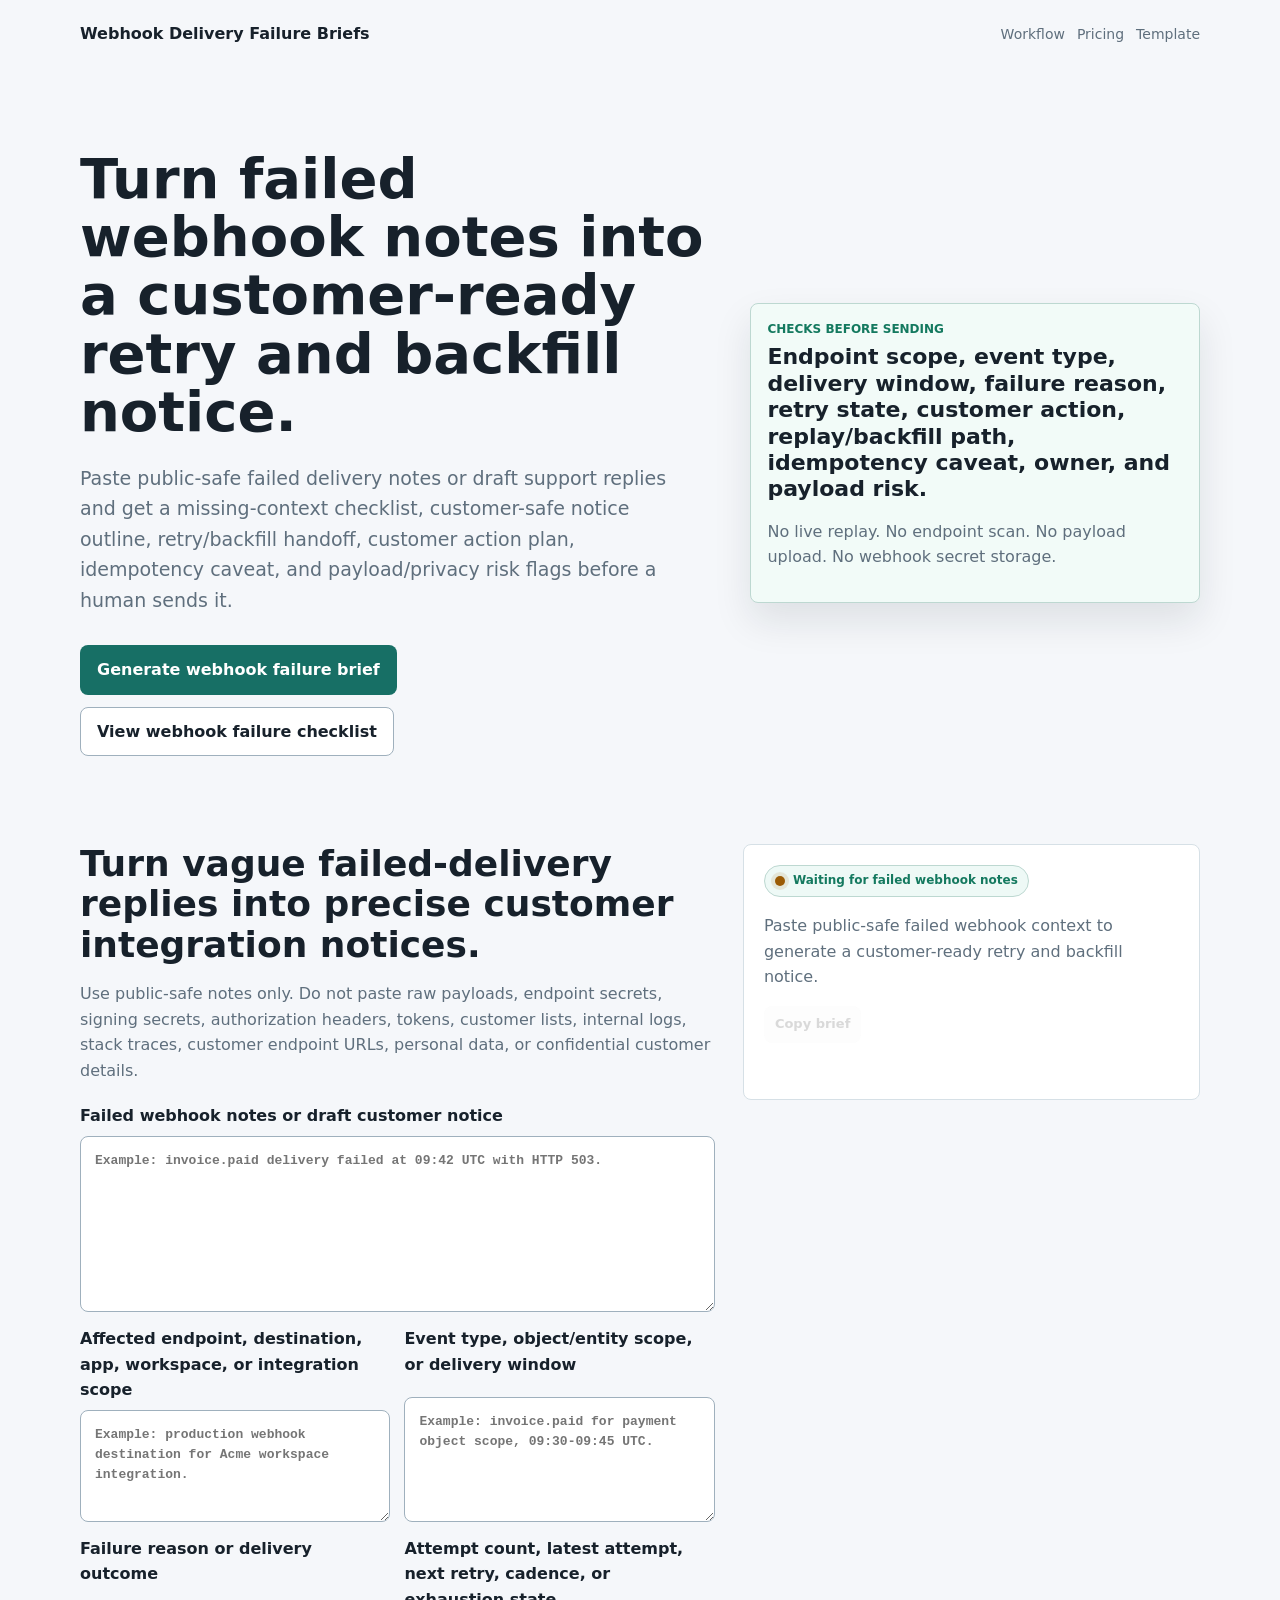
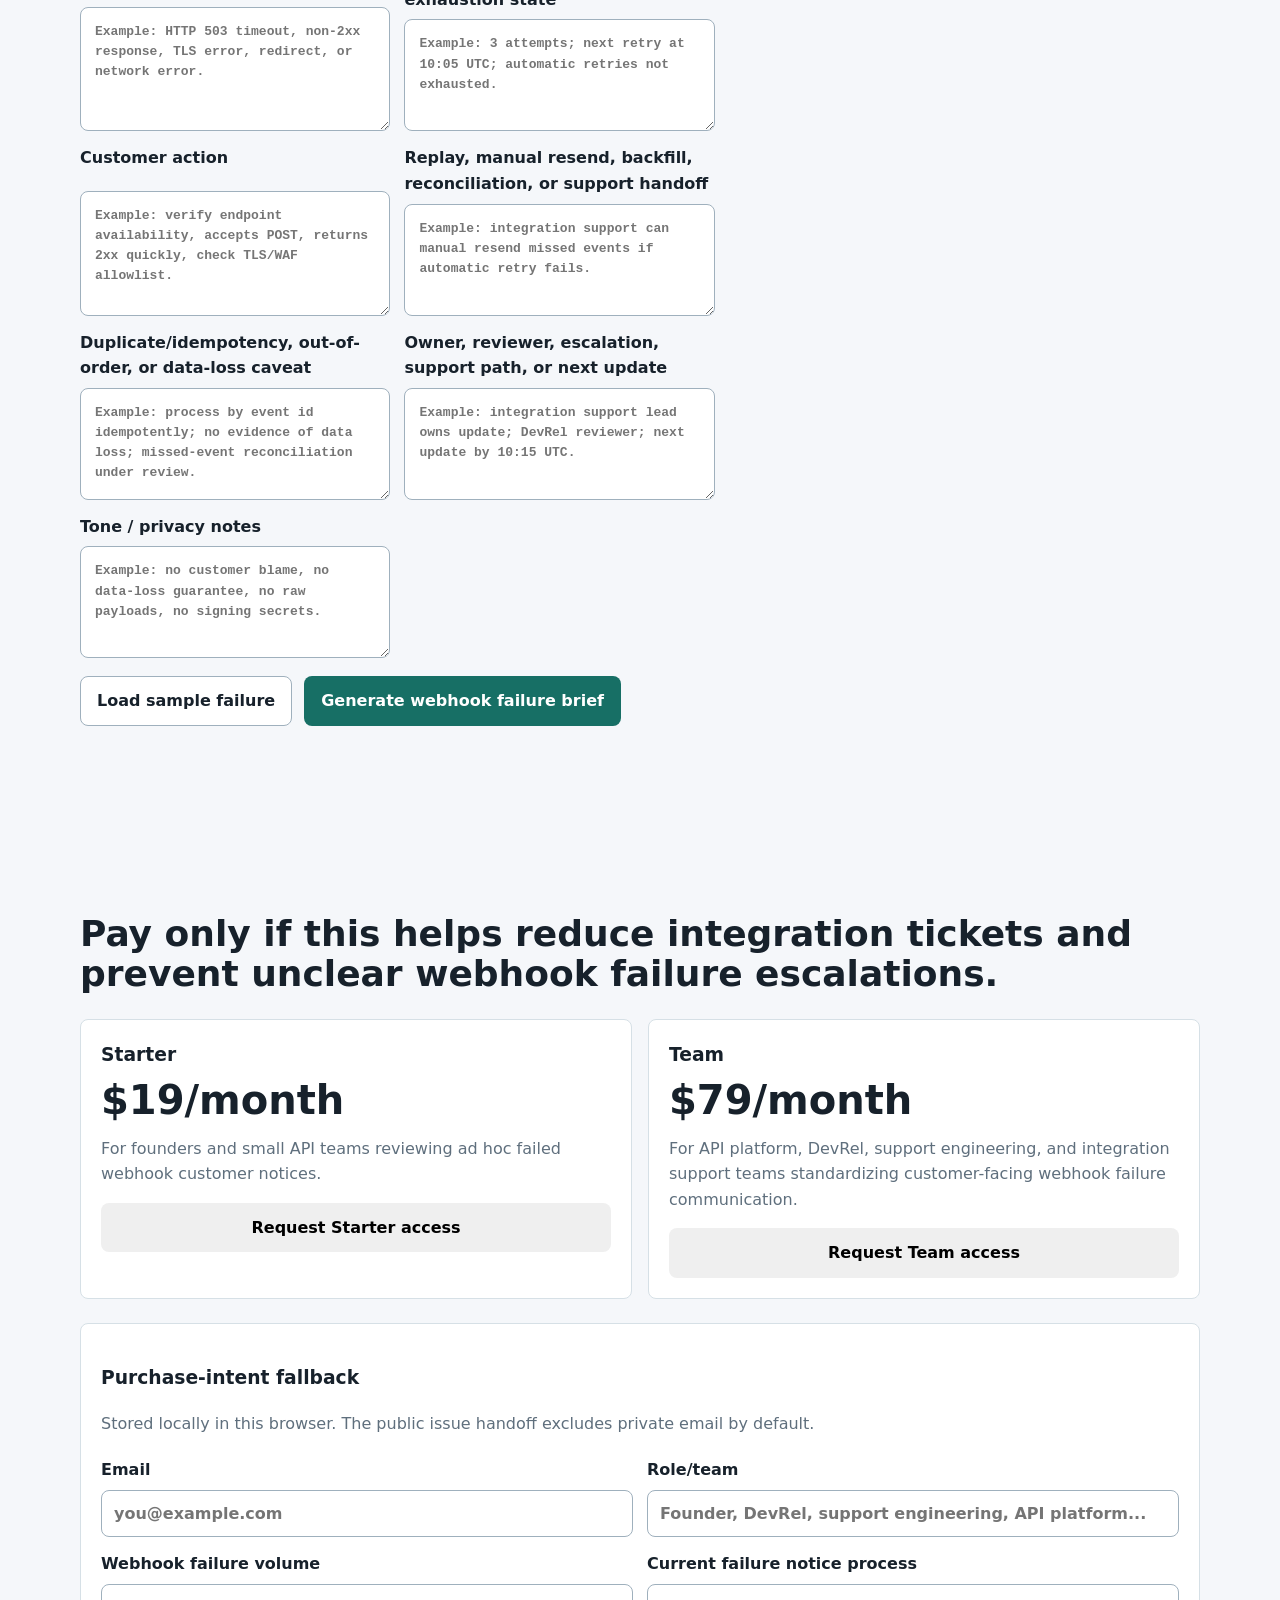
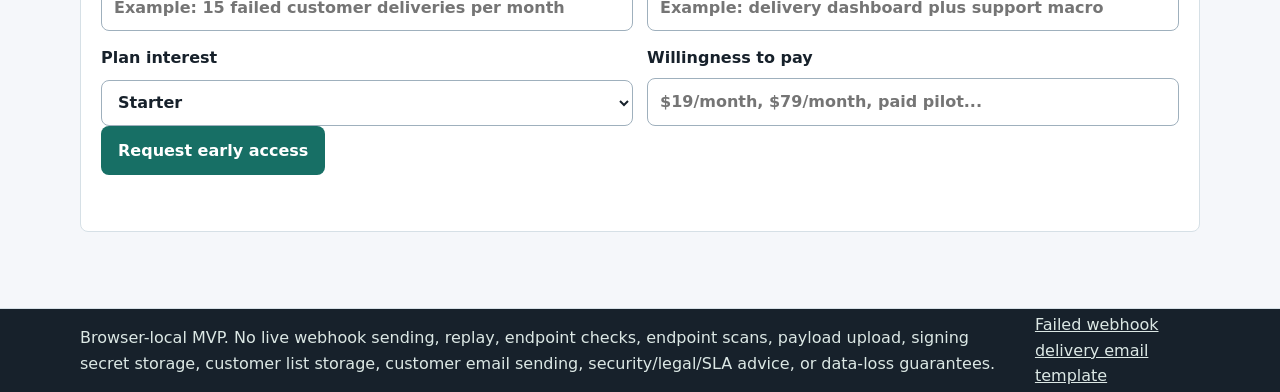
<file: index.html>
<!doctype html>
<html lang="en">
<head>
  <meta charset="utf-8">
  <meta name="viewport" content="width=device-width, initial-scale=1">
  <title>Webhook Delivery Failure Briefs | Failed webhook delivery email template</title>
  <meta name="description" content="Paste public-safe failed webhook notes and generate a customer-ready failure notice, retry/backfill handoff, customer action plan, idempotency caveat, and payload/privacy risk flags.">
  <meta name="robots" content="index,follow">
  <meta property="og:title" content="Webhook Delivery Failure Briefs">
  <meta property="og:description" content="Turn failed webhook notes into a customer-ready retry and backfill notice.">
  <meta property="og:type" content="website">
  <meta property="og:url" content="https://ert93333-ops.github.io/webhook-delivery-failure-briefs/">
  <meta name="twitter:card" content="summary">
  <link rel="canonical" href="https://ert93333-ops.github.io/webhook-delivery-failure-briefs/">
  <link rel="icon" href="favicon.svg" type="image/svg+xml">
  <link rel="stylesheet" href="styles.css">
</head>
<body>
  <a class="skip-link" href="#workflow">Skip to workflow</a>
  <header class="site-header">
    <div class="shell header-inner">
      <a class="brand" href="./" aria-label="Webhook Delivery Failure Briefs home">Webhook Delivery Failure Briefs</a>
      <nav class="nav" aria-label="Primary">
        <a href="#workflow">Workflow</a>
        <a href="#pricing">Pricing</a>
        <a href="failed-webhook-delivery-email-template.html">Template</a>
      </nav>
    </div>
  </header>

  <main>
    <section class="hero">
      <div class="shell hero-grid">
        <div class="hero-copy">
          <h1>Turn failed webhook notes into a customer-ready retry and backfill notice.</h1>
          <p class="hero-subtitle">Paste public-safe failed delivery notes or draft support replies and get a missing-context checklist, customer-safe notice outline, retry/backfill handoff, customer action plan, idempotency caveat, and payload/privacy risk flags before a human sends it.</p>
          <div class="hero-actions">
            <a class="button primary" href="#workflow">Generate webhook failure brief</a>
            <a class="button secondary" href="failed-webhook-delivery-email-template.html">View webhook failure checklist</a>
          </div>
        </div>
        <aside class="brief-preview" aria-label="Brief preview">
          <p class="brief-label">Checks before sending</p>
          <strong>Endpoint scope, event type, delivery window, failure reason, retry state, customer action, replay/backfill path, idempotency caveat, owner, and payload risk.</strong>
          <p>No live replay. No endpoint scan. No payload upload. No webhook secret storage.</p>
        </aside>
      </div>
    </section>

    <section id="workflow" class="section">
      <div class="shell section-grid">
        <div>
          <h2>Turn vague failed-delivery replies into precise customer integration notices.</h2>
          <p>Use public-safe notes only. Do not paste raw payloads, endpoint secrets, signing secrets, authorization headers, tokens, customer lists, internal logs, stack traces, customer endpoint URLs, personal data, or confidential customer details.</p>
          <div class="input-grid">
            <label>Failed webhook notes or draft customer notice<textarea id="failure-notes" placeholder="Example: invoice.paid delivery failed at 09:42 UTC with HTTP 503."></textarea></label>
            <label>Affected endpoint, destination, app, workspace, or integration scope<textarea id="scope-notes" class="short-textarea" placeholder="Example: production webhook destination for Acme workspace integration."></textarea></label>
            <label>Event type, object/entity scope, or delivery window<textarea id="event-notes" class="short-textarea" placeholder="Example: invoice.paid for payment object scope, 09:30-09:45 UTC."></textarea></label>
            <label>Failure reason or delivery outcome<textarea id="reason-notes" class="short-textarea" placeholder="Example: HTTP 503 timeout, non-2xx response, TLS error, redirect, or network error."></textarea></label>
            <label>Attempt count, latest attempt, next retry, cadence, or exhaustion state<textarea id="retry-notes" class="short-textarea" placeholder="Example: 3 attempts; next retry at 10:05 UTC; automatic retries not exhausted."></textarea></label>
            <label>Customer action<textarea id="action-notes" class="short-textarea" placeholder="Example: verify endpoint availability, accepts POST, returns 2xx quickly, check TLS/WAF allowlist."></textarea></label>
            <label>Replay, manual resend, backfill, reconciliation, or support handoff<textarea id="recovery-notes" class="short-textarea" placeholder="Example: integration support can manual resend missed events if automatic retry fails."></textarea></label>
            <label>Duplicate/idempotency, out-of-order, or data-loss caveat<textarea id="caveat-notes" class="short-textarea" placeholder="Example: process by event id idempotently; no evidence of data loss; missed-event reconciliation under review."></textarea></label>
            <label>Owner, reviewer, escalation, support path, or next update<textarea id="owner-notes" class="short-textarea" placeholder="Example: integration support lead owns update; DevRel reviewer; next update by 10:15 UTC."></textarea></label>
            <label>Tone / privacy notes<textarea id="tone-notes" class="short-textarea" placeholder="Example: no customer blame, no data-loss guarantee, no raw payloads, no signing secrets."></textarea></label>
          </div>
          <div class="form-actions">
            <button class="button secondary" type="button" id="sample-button">Load sample failure</button>
            <button class="button primary" type="button" id="generate-button">Generate webhook failure brief</button>
          </div>
          <p class="copy-status" id="workflow-error" role="status" aria-live="polite"></p>
        </div>
        <aside class="output-panel" id="output-panel" aria-live="polite">
          <div class="status-pill"><span class="status-dot"></span><span id="output-status">Waiting for failed webhook notes</span></div>
          <div id="brief-output" class="brief-output"><p>Paste public-safe failed webhook context to generate a customer-ready retry and backfill notice.</p></div>
          <button class="button small" type="button" id="copy-brief" disabled>Copy brief</button>
          <p class="copy-status" id="copy-status" role="status" aria-live="polite"></p>
        </aside>
      </div>
    </section>

    <section id="pricing" class="section">
      <div class="shell">
        <h2>Pay only if this helps reduce integration tickets and prevent unclear webhook failure escalations.</h2>
        <div class="pricing-grid">
          <article class="price-card">
            <h3>Starter</h3>
            <p class="price">$19/month</p>
            <p>For founders and small API teams reviewing ad hoc failed webhook customer notices.</p>
            <button class="button full plan-button" type="button" data-plan="Starter">Request Starter access</button>
          </article>
          <article class="price-card">
            <h3>Team</h3>
            <p class="price">$79/month</p>
            <p>For API platform, DevRel, support engineering, and integration support teams standardizing customer-facing webhook failure communication.</p>
            <button class="button full plan-button" type="button" data-plan="Team">Request Team access</button>
          </article>
        </div>
        <form class="handoff-panel" id="intent-form">
          <h3>Purchase-intent fallback</h3>
          <p>Stored locally in this browser. The public issue handoff excludes private email by default.</p>
          <div class="input-grid compact">
            <label>Email<input id="intent-email" type="email" placeholder="you@example.com"></label>
            <label>Role/team<input id="intent-role" type="text" placeholder="Founder, DevRel, support engineering, API platform..."></label>
            <label>Webhook failure volume<input id="failure-volume" type="text" placeholder="Example: 15 failed customer deliveries per month"></label>
            <label>Current failure notice process<input id="current-process" type="text" placeholder="Example: delivery dashboard plus support macro"></label>
            <label>Plan interest<select id="plan-interest"><option>Starter</option><option>Team</option></select></label>
            <label>Willingness to pay<input id="willingness" type="text" placeholder="$19/month, $79/month, paid pilot..."></label>
          </div>
          <button class="button primary" type="submit">Request early access</button>
          <p class="copy-status" id="intent-status" role="status" aria-live="polite"></p>
          <div id="remote-intent" hidden>
            <a class="button secondary" id="remote-intent-link" target="_blank" rel="noreferrer">Open public request</a>
            <button class="button ghost" type="button" id="copy-remote-intent">Copy request details</button>
            <p class="copy-status" id="remote-copy-status" role="status" aria-live="polite"></p>
          </div>
        </form>
      </div>
    </section>
  </main>

  <footer class="site-footer">
    <div class="shell footer-grid">
      <p>Browser-local MVP. No live webhook sending, replay, endpoint checks, endpoint scans, payload upload, signing secret storage, customer list storage, customer email sending, security/legal/SLA advice, or data-loss guarantees.</p>
      <a href="failed-webhook-delivery-email-template.html">Failed webhook delivery email template</a>
    </div>
  </footer>

  <script src="app.js"></script>
</body>
</html>
</file>
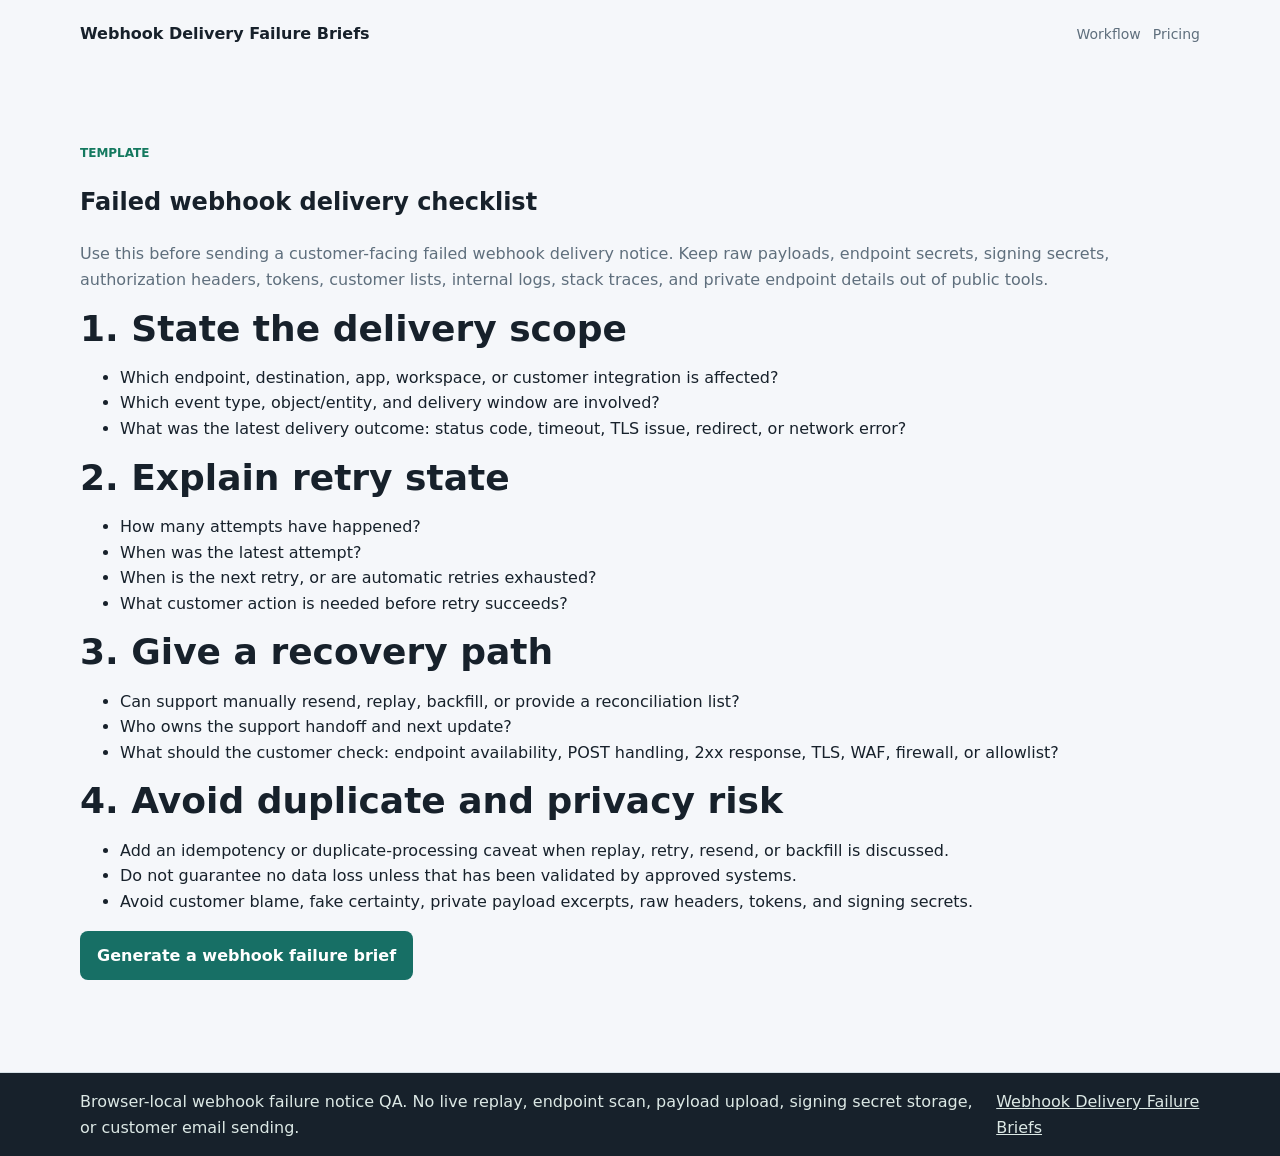
<file: failed-webhook-delivery-email-template.html>
<!doctype html>
<html lang="en">
<head>
  <meta charset="utf-8">
  <meta name="viewport" content="width=device-width, initial-scale=1">
  <title>Failed webhook delivery email template | Webhook Delivery Failure Briefs</title>
  <meta name="description" content="A practical failed webhook delivery checklist for customer notices, retry state, backfill path, customer action, idempotency caveats, and payload privacy risk.">
  <meta name="robots" content="index,follow">
  <meta property="og:title" content="Failed webhook delivery email template">
  <meta property="og:description" content="Checklist for writing customer-facing failed webhook delivery notices.">
  <meta property="og:type" content="article">
  <meta property="og:url" content="https://ert93333-ops.github.io/webhook-delivery-failure-briefs/failed-webhook-delivery-email-template.html">
  <link rel="canonical" href="https://ert93333-ops.github.io/webhook-delivery-failure-briefs/failed-webhook-delivery-email-template.html">
  <link rel="icon" href="favicon.svg" type="image/svg+xml">
  <link rel="stylesheet" href="styles.css">
</head>
<body>
  <header class="site-header">
    <div class="shell header-inner">
      <a class="brand" href="./">Webhook Delivery Failure Briefs</a>
      <nav class="nav" aria-label="Primary">
        <a href="./#workflow">Workflow</a>
        <a href="./#pricing">Pricing</a>
      </nav>
    </div>
  </header>
  <main>
    <article class="section">
      <div class="shell article-body">
        <p class="brief-label">Template</p>
        <h1>Failed webhook delivery checklist</h1>
        <p>Use this before sending a customer-facing failed webhook delivery notice. Keep raw payloads, endpoint secrets, signing secrets, authorization headers, tokens, customer lists, internal logs, stack traces, and private endpoint details out of public tools.</p>

        <h2>1. State the delivery scope</h2>
        <ul>
          <li>Which endpoint, destination, app, workspace, or customer integration is affected?</li>
          <li>Which event type, object/entity, and delivery window are involved?</li>
          <li>What was the latest delivery outcome: status code, timeout, TLS issue, redirect, or network error?</li>
        </ul>

        <h2>2. Explain retry state</h2>
        <ul>
          <li>How many attempts have happened?</li>
          <li>When was the latest attempt?</li>
          <li>When is the next retry, or are automatic retries exhausted?</li>
          <li>What customer action is needed before retry succeeds?</li>
        </ul>

        <h2>3. Give a recovery path</h2>
        <ul>
          <li>Can support manually resend, replay, backfill, or provide a reconciliation list?</li>
          <li>Who owns the support handoff and next update?</li>
          <li>What should the customer check: endpoint availability, POST handling, 2xx response, TLS, WAF, firewall, or allowlist?</li>
        </ul>

        <h2>4. Avoid duplicate and privacy risk</h2>
        <ul>
          <li>Add an idempotency or duplicate-processing caveat when replay, retry, resend, or backfill is discussed.</li>
          <li>Do not guarantee no data loss unless that has been validated by approved systems.</li>
          <li>Avoid customer blame, fake certainty, private payload excerpts, raw headers, tokens, and signing secrets.</li>
        </ul>

        <p><a class="button primary" href="./?utm_source=seo&utm_medium=organic&utm_campaign=webhook_delivery_failure_template#workflow">Generate a webhook failure brief</a></p>
      </div>
    </article>
  </main>
  <footer class="site-footer">
    <div class="shell footer-grid">
      <p>Browser-local webhook failure notice QA. No live replay, endpoint scan, payload upload, signing secret storage, or customer email sending.</p>
      <a href="./">Webhook Delivery Failure Briefs</a>
    </div>
  </footer>
  <script src="app.js"></script>
</body>
</html>
</file>
<file: styles.css>
:root {
  color-scheme: light;
  --bg: #f5f7fa;
  --surface: #ffffff;
  --surface-alt: #edf3f1;
  --ink: #17212b;
  --muted: #5f6f7d;
  --line: #d6e0e6;
  --line-strong: #9fb0bd;
  --accent: #176f65;
  --accent-strong: #0f5b53;
  --amber: #9b5b05;
  --red: #b42318;
  --green: #14795f;
  --shadow: 0 18px 38px rgba(23, 33, 43, 0.1);
  --radius: 8px;
  --speed: 180ms;
}

* {
  box-sizing: border-box;
}

html {
  scroll-behavior: smooth;
}

body {
  margin: 0;
  overflow-x: hidden;
  background: var(--bg);
  color: var(--ink);
  font-family: Inter, ui-sans-serif, system-ui, -apple-system, BlinkMacSystemFont, "Segoe UI", sans-serif;
  font-size: 16px;
  line-height: 1.6;
  letter-spacing: 0;
}

a {
  color: inherit;
}

button,
input,
select,
textarea {
  font: inherit;
  letter-spacing: 0;
}

button {
  cursor: pointer;
}

textarea,
input,
select {
  width: 100%;
  border: 1px solid var(--line-strong);
  border-radius: var(--radius);
  background: #fff;
  color: var(--ink);
  transition: border-color var(--speed) ease, box-shadow var(--speed) ease;
}

textarea:focus,
input:focus,
select:focus {
  outline: 0;
  border-color: var(--accent);
  box-shadow: 0 0 0 3px rgba(23, 111, 101, 0.16);
}

textarea {
  min-height: 176px;
  padding: 14px;
  resize: vertical;
  font-family: "SFMono-Regular", Consolas, "Liberation Mono", monospace;
  font-size: 13px;
  line-height: 1.55;
}

.short-textarea {
  min-height: 112px;
}

input,
select {
  min-height: 44px;
  padding: 10px 12px;
}

.skip-link {
  position: absolute;
  left: 16px;
  top: -48px;
  z-index: 20;
  padding: 10px 12px;
  border-radius: var(--radius);
  background: var(--ink);
  color: #fff;
  transition: top var(--speed) ease;
}

.skip-link:focus {
  top: 16px;
}

.shell {
  width: min(1120px, calc(100% - 32px));
  margin: 0 auto;
}

.site-header {
  position: sticky;
  top: 0;
  z-index: 10;
  background: rgba(245, 247, 250, 0.92);
  backdrop-filter: blur(12px);
}

.header-inner,
.footer-grid {
  min-height: 68px;
  display: flex;
  align-items: center;
  justify-content: space-between;
  gap: 20px;
}

.brand,
.nav,
.hero-actions,
.form-actions {
  display: flex;
  align-items: center;
  gap: 12px;
}

.brand {
  font-weight: 900;
  text-decoration: none;
}

.nav {
  flex-wrap: wrap;
  justify-content: flex-end;
  margin-left: auto;
  color: var(--muted);
  font-size: 14px;
}

.nav a {
  text-decoration: none;
  transition: color var(--speed) ease;
}

.nav a:hover,
.nav a:focus-visible {
  color: var(--ink);
}

.section {
  padding: 76px 0;
}

.hero {
  min-height: 700px;
  display: grid;
  align-items: center;
  padding-top: 70px;
}

.hero-grid,
.section-grid {
  display: grid;
  gap: 28px;
  align-items: start;
}

.hero-grid {
  grid-template-columns: minmax(0, 1fr) minmax(340px, 0.72fr);
  align-items: center;
  gap: 46px;
}

.section-grid {
  grid-template-columns: minmax(0, 1fr) minmax(320px, 0.72fr);
}

.hero-copy h1 {
  margin: 0;
  max-width: 840px;
  font-size: 56px;
  line-height: 1.04;
}

.hero-subtitle {
  max-width: 760px;
  margin: 22px 0 0;
  color: var(--muted);
  font-size: 19px;
}

h2 {
  margin: 0;
  font-size: 36px;
  line-height: 1.12;
}

p {
  color: var(--muted);
}

.hero-actions {
  flex-wrap: wrap;
  margin-top: 30px;
}

.button {
  min-height: 44px;
  display: inline-flex;
  align-items: center;
  justify-content: center;
  gap: 8px;
  border: 1px solid transparent;
  border-radius: var(--radius);
  padding: 11px 16px;
  font-weight: 900;
  text-decoration: none;
  transition: transform var(--speed) ease, box-shadow var(--speed) ease, background var(--speed) ease;
}

.button:hover,
.button:focus-visible {
  transform: translateY(-1px);
  box-shadow: 0 10px 22px rgba(23, 33, 43, 0.12);
}

.button.primary {
  background: var(--accent);
  color: #fff;
}

.button.primary:hover,
.button.primary:focus-visible {
  background: var(--accent-strong);
}

.button.secondary,
.button.ghost {
  background: #fff;
  border-color: var(--line-strong);
  color: var(--ink);
}

.button.small {
  min-height: 36px;
  padding: 7px 10px;
  font-size: 13px;
}

.button.full {
  width: 100%;
}

.button:disabled {
  cursor: not-allowed;
  opacity: 0.5;
  transform: none;
  box-shadow: none;
}

.brief-preview,
.output-panel,
.price-card,
.handoff-panel {
  border: 1px solid var(--line);
  border-radius: var(--radius);
  background: var(--surface);
}

.output-panel,
.price-card,
.handoff-panel {
  padding: 20px;
}

.brief-preview {
  padding: 16px;
  border-color: #bdd8d1;
  background: #f2fbf8;
  box-shadow: var(--shadow);
}

.brief-label {
  margin: 0 0 5px;
  color: var(--green);
  font-size: 12px;
  font-weight: 900;
  text-transform: uppercase;
}

.brief-preview strong {
  display: block;
  font-size: 22px;
  line-height: 1.2;
}

.input-grid {
  display: grid;
  grid-template-columns: repeat(2, minmax(0, 1fr));
  gap: 14px;
  margin-top: 20px;
}

.input-grid label {
  display: grid;
  gap: 7px;
  font-weight: 900;
}

.input-grid label:first-child {
  grid-column: 1 / -1;
}

.input-grid.compact label:first-child {
  grid-column: auto;
}

.form-actions {
  flex-wrap: wrap;
  margin-top: 18px;
}

.copy-status {
  min-height: 24px;
  margin: 12px 0 0;
  color: var(--green);
  font-weight: 900;
}

#workflow-error {
  color: var(--red);
}

.status-pill {
  display: inline-flex;
  min-height: 32px;
  align-items: center;
  justify-content: center;
  gap: 8px;
  border: 1px solid #bdd8d1;
  border-radius: 999px;
  padding: 5px 10px;
  background: #eef9f6;
  color: var(--green);
  font-size: 12px;
  font-weight: 900;
}

.status-dot {
  width: 10px;
  height: 10px;
  border-radius: 50%;
  background: var(--amber);
  box-shadow: 0 0 0 4px rgba(155, 91, 5, 0.12);
}

.output-panel.has-brief {
  box-shadow: 0 18px 36px rgba(23, 33, 43, 0.1);
}

.output-panel.status-good {
  border-color: rgba(20, 121, 95, 0.44);
}

.output-panel.status-warning {
  border-color: rgba(155, 91, 5, 0.44);
}

.brief-output {
  margin-top: 16px;
}

.brief-summary {
  padding: 12px;
  border-radius: var(--radius);
  background: #edf8f4;
}

.brief-summary h3 {
  margin: 0;
}

.brief-section {
  padding: 16px 0;
  border-top: 1px solid var(--line);
}

.brief-section:first-child {
  border-top: 0;
}

.brief-section h2,
.brief-section h4 {
  margin: 0 0 8px;
  font-size: 18px;
}

.brief-section ul,
.brief-section ol {
  margin: 0;
  padding-left: 20px;
}

.brief-section li + li {
  margin-top: 6px;
}

.pricing-grid {
  display: grid;
  grid-template-columns: repeat(2, minmax(0, 1fr));
  gap: 16px;
  margin-top: 24px;
}

.price-card h3 {
  margin: 0;
}

.price {
  margin: 10px 0;
  color: var(--ink);
  font-size: 40px;
  font-weight: 900;
  line-height: 1;
}

.handoff-panel {
  margin-top: 24px;
}

.site-footer {
  border-top: 1px solid var(--line);
  background: var(--ink);
  color: #dce8e5;
}

.site-footer p,
.site-footer a {
  color: #dce8e5;
}

@media (max-width: 900px) {
  .header-inner,
  .footer-grid {
    align-items: flex-start;
    flex-direction: column;
    padding: 14px 0;
  }

  .nav {
    justify-content: flex-start;
    margin-left: 0;
  }

  .hero {
    min-height: auto;
    padding-bottom: 40px;
  }

  .hero-grid,
  .section-grid,
  .pricing-grid {
    grid-template-columns: 1fr;
  }

  .hero-copy h1 {
    font-size: 42px;
  }

  h2 {
    font-size: 32px;
  }
}

@media (max-width: 520px) {
  .shell {
    width: min(100% - 24px, 1120px);
  }

  .section {
    padding: 58px 0;
  }

  .hero-copy h1 {
    font-size: 35px;
  }

  .hero-actions,
  .form-actions {
    flex-direction: column;
    align-items: stretch;
  }

  .button {
    width: 100%;
  }
}

@media (prefers-reduced-motion: reduce) {
  *,
  *::before,
  *::after {
    scroll-behavior: auto !important;
    animation-duration: 0.001ms !important;
    animation-iteration-count: 1 !important;
    transition-duration: 0.001ms !important;
  }
}
</file>
